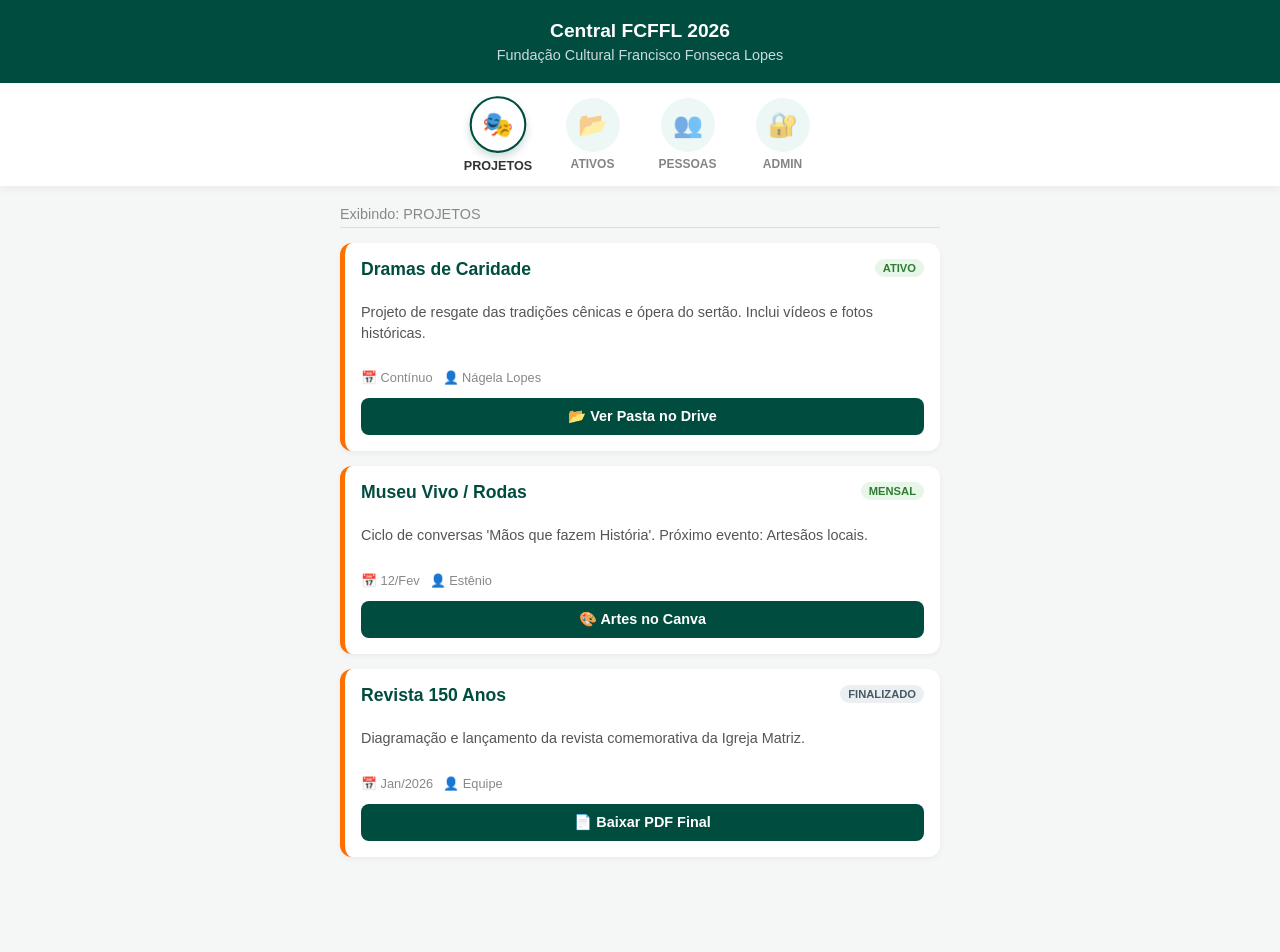
<file: modelo inicial.html>
<!DOCTYPE html>
<html lang="pt-br">
<head>
    <meta charset="UTF-8">
    <meta name="viewport" content="width=device-width, initial-scale=1.0">
    <title>Central FCFFL 2026</title>
    <style>
        /* ESTILO VISUAL (Identidade do Museu) */
        :root {
            --primary: #004d40; /* Verde Escuro Institucional */
            --light: #e0f2f1;
            --accent: #ff6f00; /* Laranja para destaque */
            --text: #333;
            --card-bg: #ffffff;
        }

        body {
            font-family: 'Segoe UI', Tahoma, Geneva, Verdana, sans-serif;
            background-color: #f4f7f6;
            margin: 0;
            padding: 0;
            color: var(--text);
        }

        /* CABEÇALHO */
        header {
            background: var(--primary);
            color: white;
            padding: 20px;
            text-align: center;
            box-shadow: 0 4px 6px rgba(0,0,0,0.1);
        }
        header h1 { margin: 0; font-size: 1.2rem; font-weight: 600; }
        header p { margin: 5px 0 0; font-size: 0.9rem; opacity: 0.8; }

        /* OS SILOS (NAVEGAÇÃO FIXA) */
        .silos-wrapper {
            background: white;
            padding: 15px 10px;
            position: sticky; /* Fica fixo ao rolar */
            top: 0;
            z-index: 100;
            box-shadow: 0 2px 10px rgba(0,0,0,0.05);
            display: flex;
            justify-content: center;
            gap: 15px;
            flex-wrap: wrap;
        }

        .silo-btn {
            display: flex;
            flex-direction: column;
            align-items: center;
            justify-content: center;
            width: 80px;
            cursor: pointer;
            opacity: 0.6;
            transition: all 0.2s ease;
        }

        .silo-circle {
            width: 50px; height: 50px;
            background: var(--light);
            border-radius: 50%;
            display: flex; align-items: center; justify-content: center;
            font-size: 24px;
            border: 2px solid transparent;
            margin-bottom: 5px;
            transition: all 0.2s;
        }

        .silo-label { font-size: 0.75rem; font-weight: bold; text-transform: uppercase; }

        /* ESTADO ATIVO DO SILO */
        .silo-btn.active { opacity: 1; transform: scale(1.05); }
        .silo-btn.active .silo-circle {
            background: white;
            border-color: var(--primary);
            color: var(--primary);
            box-shadow: 0 4px 8px rgba(0,77,64,0.2);
        }

        /* ÁREA DE CONTEÚDO (CARDS) */
        .content-area {
            max-width: 600px;
            margin: 20px auto;
            padding: 0 15px;
            padding-bottom: 60px; /* Espaço para não cortar o fim */
        }

        .section-title {
            font-size: 0.9rem;
            color: #888;
            margin-bottom: 15px;
            border-bottom: 1px solid #ddd;
            padding-bottom: 5px;
        }

        /* O CARD "INDESMANCHÁVEL" */
        .card {
            background: var(--card-bg);
            border-radius: 12px;
            padding: 16px;
            margin-bottom: 15px;
            box-shadow: 0 2px 5px rgba(0,0,0,0.05);
            border-left: 5px solid var(--accent);
            display: flex;
            flex-direction: column;
            gap: 8px;
            transition: transform 0.2s;
        }
        
        .card:active { transform: scale(0.98); } /* Feedback de toque no celular */

        .card-header {
            display: flex;
            justify-content: space-between;
            align-items: flex-start;
        }

        .card-title {
            font-size: 1.1rem;
            font-weight: 700;
            color: var(--primary);
            margin: 0;
        }

        /* TAGS DE STATUS (Padronizadas) */
        .status-badge {
            font-size: 0.7rem;
            padding: 3px 8px;
            border-radius: 12px;
            font-weight: bold;
            text-transform: uppercase;
        }
        .st-ativo { background: #e8f5e9; color: #2e7d32; }
        .st-planejamento { background: #fff3e0; color: #ef6c00; }
        .st-concluido { background: #eceff1; color: #455a64; }
        .st-confidencial { background: #ffebee; color: #c62828; }

        .card-desc {
            font-size: 0.9rem;
            color: #555;
            line-height: 1.4;
            /* Proteção contra textos gigantes */
            display: -webkit-box;
            -webkit-line-clamp: 3; /* Mostra max 3 linhas */
            -webkit-box-orient: vertical;
            overflow: hidden;
        }

        /* BOTÃO DE AÇÃO PRINCIPAL */
        .action-btn {
            background-color: var(--primary);
            color: white;
            text-decoration: none;
            padding: 10px;
            border-radius: 8px;
            text-align: center;
            font-size: 0.9rem;
            font-weight: 600;
            margin-top: 5px;
            display: flex; align-items: center; justify-content: center; gap: 8px;
        }
        .action-btn:hover { background-color: #00332a; }

        /* GRUPO DE TAGS SECUNDÁRIAS (Data, Responsável) */
        .meta-info {
            display: flex;
            gap: 10px;
            font-size: 0.8rem;
            color: #888;
            margin-top: 5px;
        }
        .meta-item { display: flex; align-items: center; gap: 4px; }

    </style>
</head>
<body>

    <header>
        <h1>Central FCFFL 2026</h1>
        <p>Fundação Cultural Francisco Fonseca Lopes</p>
    </header>

    <div class="silos-wrapper">
        <div class="silo-btn active" onclick="loadCategory('projetos', this)">
            <div class="silo-circle">🎭</div>
            <div class="silo-label">Projetos</div>
        </div>
        <div class="silo-btn" onclick="loadCategory('ativos', this)">
            <div class="silo-circle">📂</div>
            <div class="silo-label">Ativos</div>
        </div>
        <div class="silo-btn" onclick="loadCategory('pessoas', this)">
            <div class="silo-circle">👥</div>
            <div class="silo-label">Pessoas</div>
        </div>
        <div class="silo-btn" onclick="loadCategory('admin', this)">
            <div class="silo-circle">🔐</div>
            <div class="silo-label">Admin</div>
        </div>
    </div>

    <div class="content-area" id="main-content">
        </div>

    <script>
        // ==========================================
        // SEU BANCO DE DADOS (EDITE AQUI)
        // ==========================================
        // Dica: Para adicionar um novo item, copie uma linha entre { } e cole.
        // Tipos de status: 'st-ativo', 'st-planejamento', 'st-concluido', 'st-confidencial'
        
        const database = {
            'projetos': [
                {
                    title: "Dramas de Caridade",
                    status: "st-ativo",
                    label: "Ativo",
                    desc: "Projeto de resgate das tradições cênicas e ópera do sertão. Inclui vídeos e fotos históricas.",
                    date: "Contínuo",
                    owner: "Nágela Lopes",
                    link: "https://drive.google.com/drive/u/0/folders/SEU_LINK_AQUI", 
                    btnText: "📂 Ver Pasta no Drive"
                },
                {
                    title: "Museu Vivo / Rodas",
                    status: "st-ativo",
                    label: "Mensal",
                    desc: "Ciclo de conversas 'Mãos que fazem História'. Próximo evento: Artesãos locais.",
                    date: "12/Fev",
                    owner: "Estênio",
                    link: "#",
                    btnText: "🎨 Artes no Canva"
                },
                {
                    title: "Revista 150 Anos",
                    status: "st-concluido",
                    label: "Finalizado",
                    desc: "Diagramação e lançamento da revista comemorativa da Igreja Matriz.",
                    date: "Jan/2026",
                    owner: "Equipe",
                    link: "#",
                    btnText: "📄 Baixar PDF Final"
                }
            ],
            'ativos': [
                {
                    title: "Manual de Marca",
                    status: "st-ativo",
                    label: "Vigente",
                    desc: "Logos em alta resolução, paleta de cores e tipografia (Palatino/Avenir).",
                    date: "2026",
                    owner: "Design",
                    link: "#",
                    btnText: "🎨 Acessar Brand Kit"
                },
                {
                    title: "Guia de Voluntários",
                    status: "st-ativo",
                    label: "Onboarding",
                    desc: "PDF com o passo a passo para novos membros (Senhas, Processos, Ferramentas).",
                    date: "V2.0",
                    owner: "Estênio",
                    link: "https://www.canva.com/design/DAG920iUP7Q/bfc0hTWChItUnIJE7IvisQ/edit",
                    btnText: "📘 Ler Guia Completo"
                }
            ],
            'pessoas': [
                {
                    title: "Nágela Helena Lopes",
                    status: "st-ativo",
                    label: "Gestora",
                    desc: "Currículo Narrativo 2026 atualizado e documentos pessoais para editais.",
                    date: "Atualizado 12/Jan",
                    owner: "RH",
                    link: "#",
                    btnText: "📄 Baixar Currículo"
                },
                {
                    title: "Equipe Voluntária",
                    status: "st-planejamento",
                    label: "2026",
                    desc: "Planilha de escala e contatos dos voluntários do Museu Vivo.",
                    date: "-",
                    owner: "Coordenação",
                    link: "#",
                    btnText: "📊 Ver Escala"
                }
            ],
            'admin': [
                {
                    title: "Central de Senhas",
                    status: "st-confidencial",
                    label: "Restrito",
                    desc: "Acesso mestre às redes sociais, E-mail e Gov.br. NÃO COMPARTILHAR.",
                    date: "-",
                    owner: "Admin",
                    link: "#", // Coloque o link do doc protegido aqui
                    btnText: "🔐 Acessar Documento Seguro"
                },
                {
                    title: "Despesas e Orçamento",
                    status: "st-ativo",
                    label: "Financeiro",
                    desc: "Planilha de controle de caixa do Museu Comunitário.",
                    date: "Semanal",
                    owner: "Tesouraria",
                    link: "#",
                    btnText: "💰 Abrir Planilha"
                }
            ]
        };

        // ==========================================
        // LÓGICA DO SISTEMA (NÃO PRECISA MEXER)
        // ==========================================

        function loadCategory(category, element) {
            // 1. Visual: Troca a "bola" ativa
            const buttons = document.querySelectorAll('.silo-btn');
            buttons.forEach(btn => btn.classList.remove('active'));
            if(element) element.classList.add('active');

            // 2. Conteúdo: Renderiza os cards
            const container = document.getElementById('main-content');
            container.innerHTML = `<div class="section-title">Exibindo: ${category.toUpperCase()}</div>`;
            
            const items = database[category];

            if (!items || items.length === 0) {
                container.innerHTML += '<p style="text-align:center; color:#999;">Nenhum item encontrado.</p>';
                return;
            }

            items.forEach(item => {
                const cardHTML = `
                    <div class="card">
                        <div class="card-header">
                            <h3 class="card-title">${item.title}</h3>
                            <span class="status-badge ${item.status}">${item.label}</span>
                        </div>
                        <p class="card-desc">${item.desc}</p>
                        
                        <div class="meta-info">
                            <div class="meta-item">📅 ${item.date}</div>
                            <div class="meta-item">👤 ${item.owner}</div>
                        </div>

                        <a href="${item.link}" target="_blank" class="action-btn">
                            ${item.btnText}
                        </a>
                    </div>
                `;
                container.innerHTML += cardHTML;
            });
        }

        // Carrega a primeira aba ao abrir
        document.addEventListener('DOMContentLoaded', () => {
            const firstBtn = document.querySelector('.silo-btn');
            loadCategory('projetos', firstBtn);
        });

    </script>
</body>
</html>
</file>
